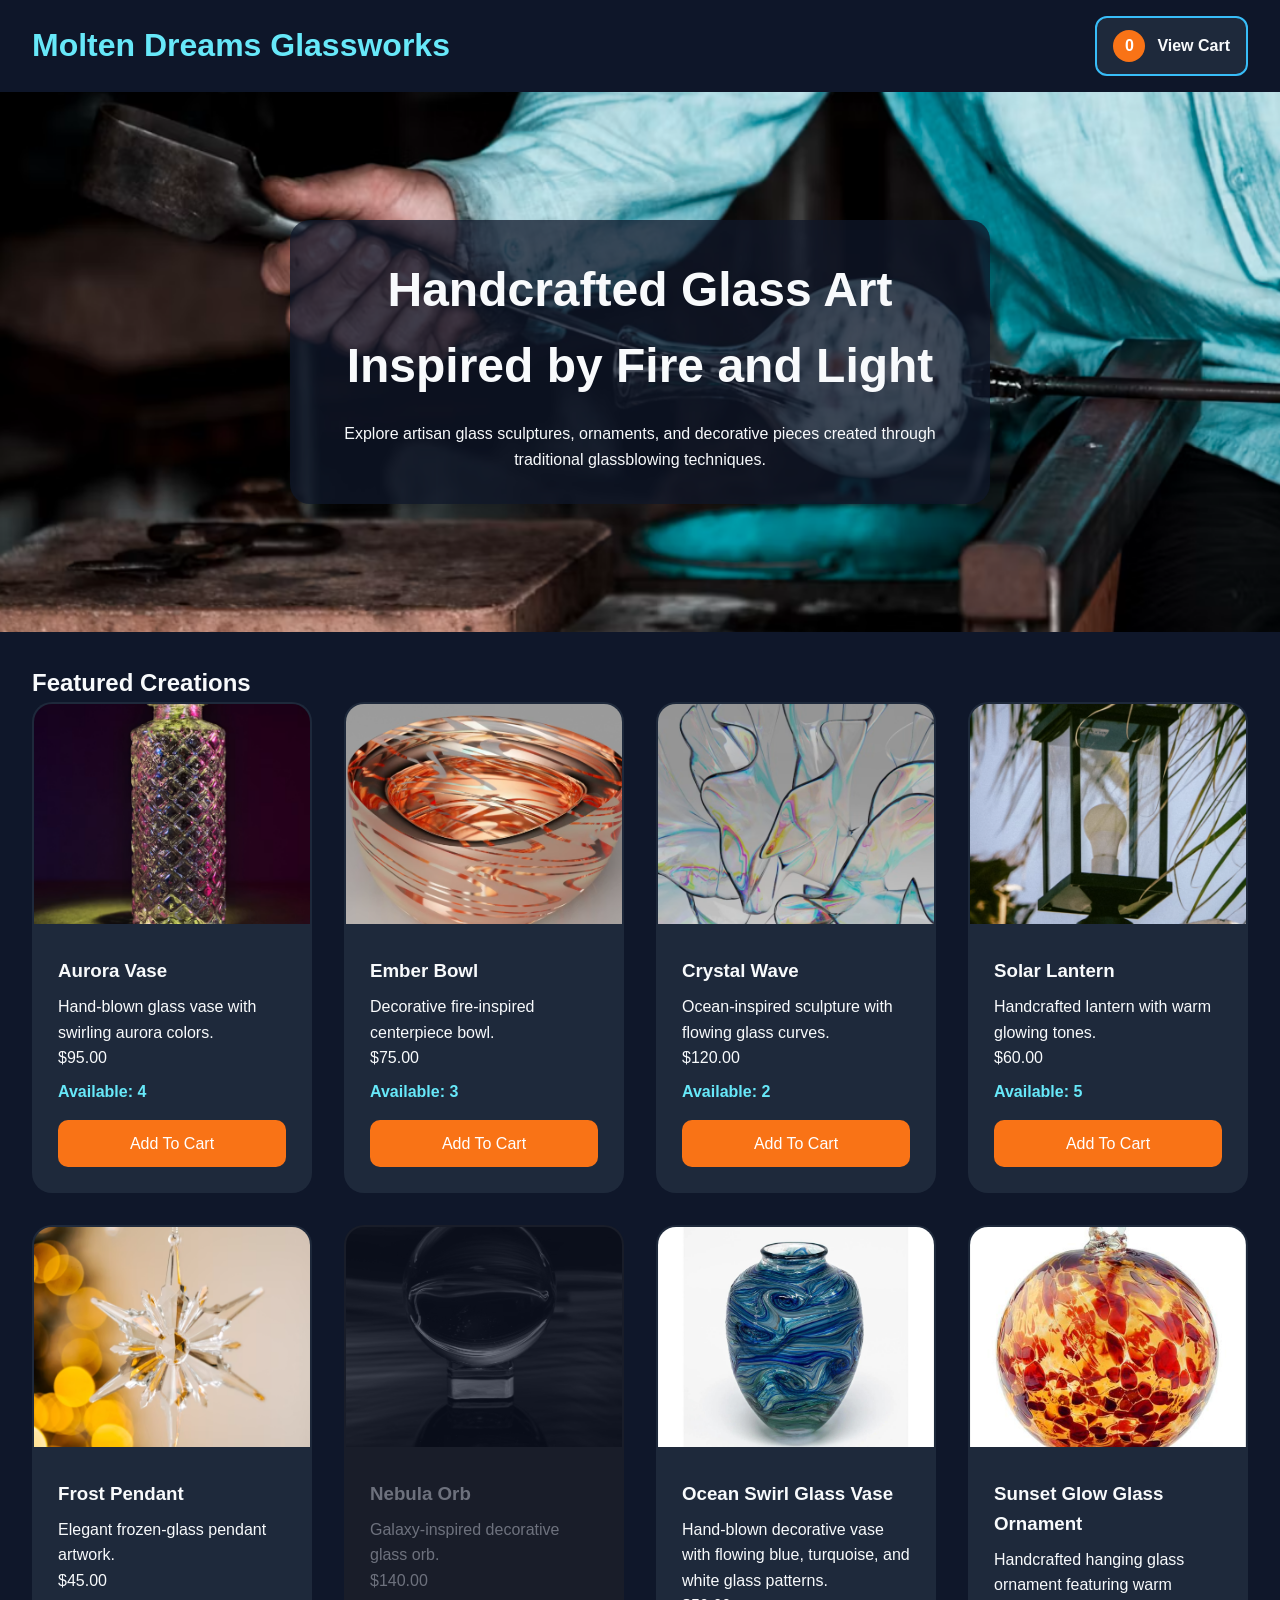
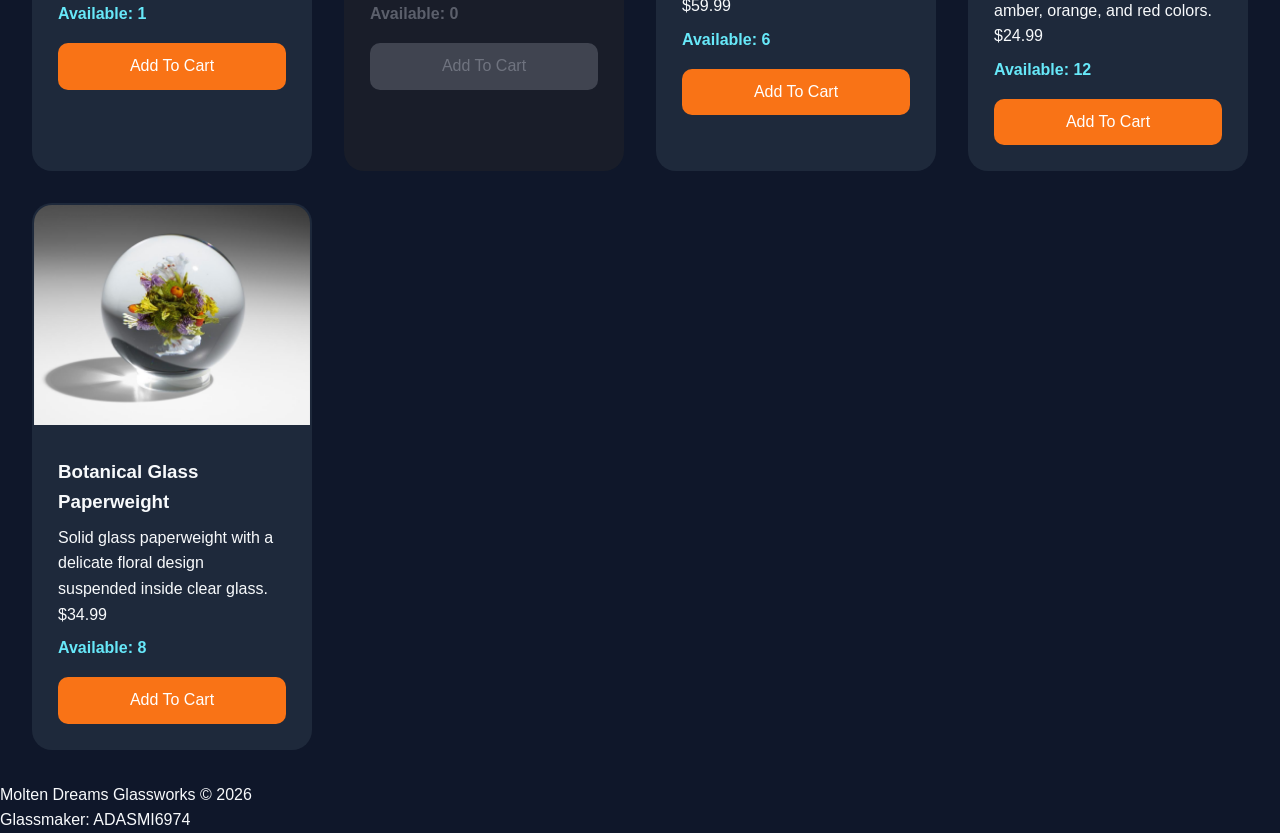
<file: index.html>
<!DOCTYPE html>
<html lang="en">

<head>
    <!--
        Author: Adam Smithhisler
        Date: 11/1/2026
        Purpose: SDC260 Assignment 4.5 - Storing Locally.
        Create an interactive glassworks storefront using
        JavaScript, localStorage, inventory tracking,
        and a 15-minute shopping cart reservation timer.
    -->

    <meta charset="UTF-8">
    <meta name="viewport" content="width=device-width, initial-scale=1.0">

    <title>Molten Dreams Glassworks</title>

    <!-- STEP 1 - LINK EXTERNAL FILES -->
    <link rel="stylesheet" href="GP_Storing-Locally_StarterFile.css">
    <script src="GP_Storing-Locally_StarterFile.js" defer></script>

</head>

<body>

    <!-- =========================================
         HEADER
    ========================================= -->

    <header>
        <nav>

            <h1>Molten Dreams Glassworks</h1>

            <!-- Cart Reservation Timer -->
            <section class="timer-section" aria-live="polite" style="display: none;">
                <h3>Cart Reservation Timer</h3>
                <p id="countdown">15:00</p>
            </section>

            <!-- Shopping Cart Navigation -->
            <div
                id="cart-button"
                class="cart-area"
                role="button"
                tabindex="0"
                aria-label="View shopping cart"
            >
                <span id="cart-count">0</span>
                <span>View Cart</span>
            </div>

        </nav>
    </header>

    <!-- =========================================
         MAIN CONTENT
    ========================================= -->

    <main>

        <!-- =========================================
             HERO SECTION
        ========================================= -->

        <section class="hero">

            <div class="hero-overlay">

                <h2>
                    Handcrafted Glass Art Inspired by Fire and Light
                </h2>

                <p>
                    Explore artisan glass sculptures, ornaments,
                    and decorative pieces created through
                    traditional glassblowing techniques.
                </p>

            </div>

        </section>

        <!-- =========================================
             PRODUCT SECTION
        ========================================= -->

        <section class="products-section">

            <h2>Featured Creations</h2>

            <!-- Products Generated Through JavaScript -->
            <section class="product-grid" id="product-grid">

                <!--
                    JavaScript automatically displays
                    all nine glass products here.

                    Each product includes:
                    - Product image
                    - Product name
                    - Description
                    - Price
                    - Available stock
                    - Add to Cart button
                -->

            </section>

        </section>

    </main>

    <!-- =========================================
         ADD TO CART NOTIFICATION
    ========================================= -->

    <section
        id="notification"
        class="notification"
        role="status"
        aria-live="polite"
    >
        Item added to cart!
    </section>

    <!-- =========================================
         FOOTER
    ========================================= -->

    <footer>

        <p>Molten Dreams Glassworks &copy; 2026</p>

        <p>Glassmaker: ADASMI6974</p>

    </footer>

</body>

</html>
</file>
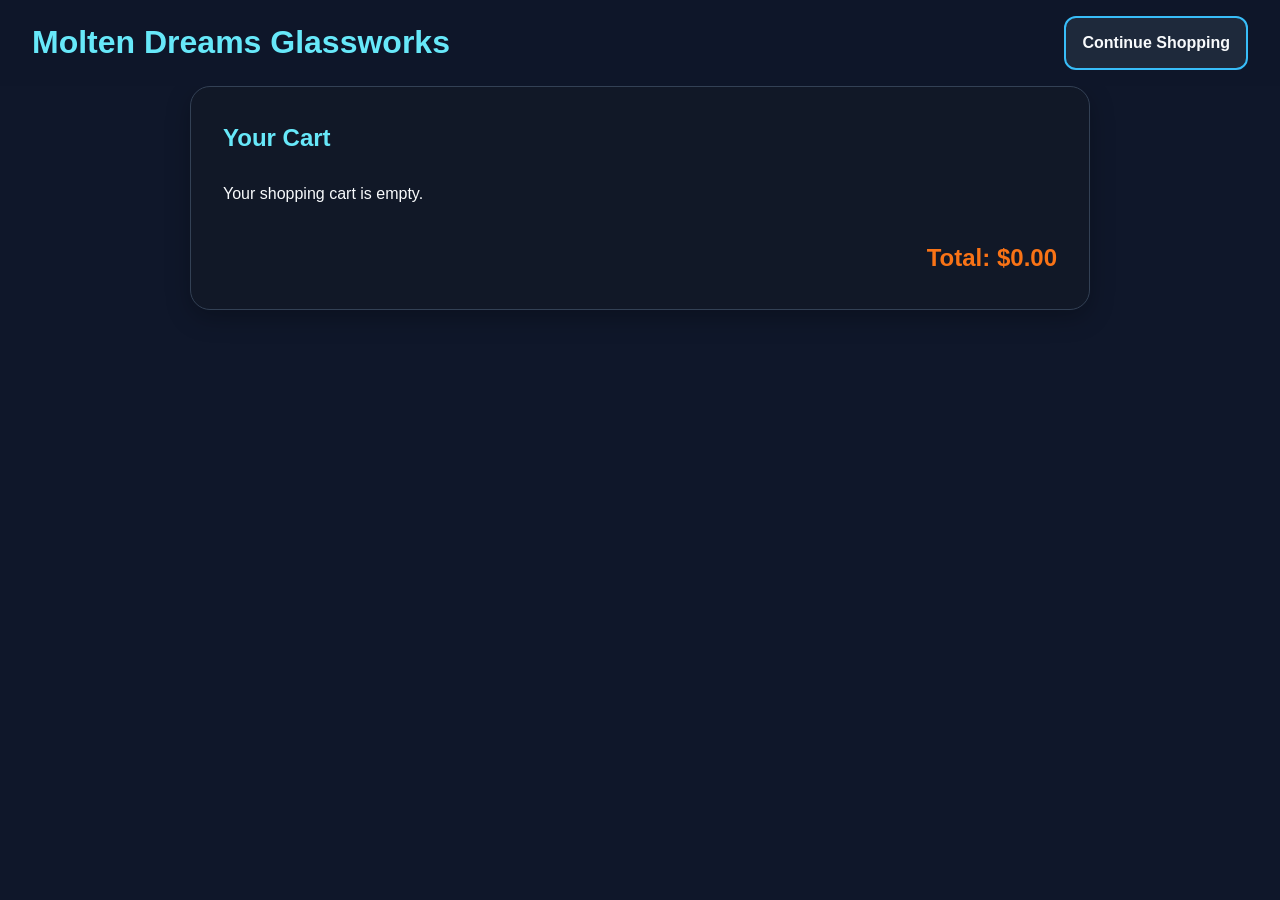
<file: cart.html>
<!DOCTYPE html>
<html lang="en">

<head>
    <!--
        Author: Adam Smithhisler
        Date: 11/1/2026
        Purpose: 4.5_GP_Local Storage_SMITHHISLER
    -->

    <meta charset="UTF-8">
    <meta name="viewport" content="width=device-width, initial-scale=1.0">
    <title>Your Cart</title>

    <!-- STEP 2 -->
    <link rel="stylesheet" href="GP_Storing-Locally_StarterFile.css">
    <script src="cart.js" defer></script>

</head>

<body>

    <header>
        <nav>
            <h1>Molten Dreams Glassworks</h1>
            <a class="cart-area" href="index.html">Continue Shopping</a>
        </nav>
    </header>

    <main>

        <section class="timer-section" aria-live="polite" style="display: none;">
            <h2>Reserved Items</h2>
            <p id="countdown">15:00</p>
        </section>

        <section class="cart-panel">
            <h2>Your Cart</h2>
            <section id="cart-items"></section>
            <h3 id="cart-total">Total: $0.00</h3>
        </section>

    </main>

</body>

</html>
</file>
<file: GP_Storing-Locally_StarterFile.css>
/* =========================================
     GLASS BLOWING THEME PROVIDED
     DO NOT EDIT THIS FILE
========================================= */

/* =========================================
     RESET
========================================= */

* {
    margin: 0;
    padding: 0;
    box-sizing: border-box;
}

/* =========================================
     BODY
========================================= */

body {
    font-family: Arial, Helvetica, sans-serif;
    background: #0f172a;
    color: #f8fafc;
    min-height: 100vh;
    line-height: 1.6;
}

/* =========================================
     HEADER
========================================= */

header {
    background: rgba(15, 23, 42, 0.95);
    padding: 1rem 2rem;
    position: sticky;
    top: 0;
    z-index: 100;
    backdrop-filter: blur(8px);
}

nav {
    display: flex;
    justify-content: space-between;
    align-items: center;
}

nav h1 {
    color: #67e8f9;
    font-size: 2rem;
}

.cart-area {
    background: #1e293b;
    padding: 0.75rem 1rem;
    border-radius: 12px;
    border: 2px solid #38bdf8;
    display: flex;
    align-items: center;
    gap: 0.75rem;
    cursor: pointer;
    transition: all 0.3s ease;
    text-decoration: none;
    color: #f8fafc;
    font-weight: bold;
}

.cart-area:hover {
    background: #273449;
    border-color: #67e8f9;
    transform: translateY(-2px);
    box-shadow: 0 0 12px rgba(103, 232, 249, 0.4);
}

.cart-area:focus {
    outline: 3px solid #67e8f9;
    outline-offset: 4px;
}

#cart-count {
    background: #f97316;
    color: white;
    min-width: 32px;
    height: 32px;
    border-radius: 50%;
    display: flex;
    justify-content: center;
    align-items: center;
    font-weight: bold;
}

/* =========================================
     HERO SECTION
========================================= */

.hero {
    height: 60vh;
    background-image: url("images/glassworks.png");
    background-size: cover;
    background-position: center;
    display: flex;
    justify-content: center;
    align-items: center;
}

.hero-overlay {
    background: rgba(15, 23, 42, 0.75);
    padding: 2rem;
    border-radius: 20px;
    max-width: 700px;
    text-align: center;
}

.hero h2 {
    font-size: 3rem;
    margin-bottom: 1rem;
}

/* =========================================
     TIMER SECTION
========================================= */

.timer-section {
    display: flex;
    justify-content: center;
    align-items: center;
    gap: 0.75rem;
    padding: 1rem;
}

.timer-section h2,
.timer-section h3 {
    font-size: 1rem;
    color: #67e8f9;
    margin: 0;
}

#countdown {
    background: #1e293b;
    border: 2px solid #f97316;
    border-radius: 10px;
    padding: 0.35rem 0.75rem;
    font-size: 1rem;
    font-weight: bold;
    color: #f97316;
    line-height: 1;
    margin: 0;
    min-width: 70px;
    text-align: center;
}

/* =========================================
     CART PAGE
========================================= */

.cart-panel {
    max-width: 900px;
    margin: 0 auto 3rem auto;
    background: #111827;
    padding: 2rem;
    border-radius: 20px;
    border: 1px solid #334155;
    box-shadow: 0 8px 25px rgba(0, 0, 0, 0.25);
}

.cart-panel h2 {
    color: #67e8f9;
    margin-bottom: 1.5rem;
}

.cart-item {
    display: flex;
    justify-content: space-between;
    align-items: center;
    padding: 1rem;
    margin-bottom: 1rem;
    background: #1e293b;
    border-radius: 12px;
    border: 1px solid #334155;
}

.cart-item:last-child {
    margin-bottom: 0;
}

#cart-total {
    margin-top: 2rem;
    color: #f97316;
    font-size: 1.5rem;
    text-align: right;
}

/* =========================================
     PRODUCTS
========================================= */

.products-section {
    padding: 2rem;
}

.product-grid {
    display: grid;
    grid-template-columns: repeat(auto-fit, minmax(280px, 1fr));
    gap: 2rem;
}

.product-card {
    background: #1e293b;
    border-radius: 20px;
    overflow: hidden;
    transition: transform 0.3s ease;
    position: relative;
    border: 2px solid transparent;
}

.product-card:hover {
    transform: translateY(-6px);
    border-color: #38bdf8;
}

.product-card img {
    width: 100%;
    height: 220px;
    object-fit: cover;
}

.product-content {
    padding: 1.5rem;
}

.product-content h3 {
    margin-bottom: 0.5rem;
}

.stock {
    margin-top: 0.5rem;
    color: #67e8f9;
    font-weight: bold;
}

button {
    margin-top: 1rem;
    width: 100%;
    padding: 0.9rem;
    border: none;
    border-radius: 10px;
    background: #f97316;
    color: white;
    cursor: pointer;
    font-size: 1rem;
    transition: background 0.3s ease;
}

button:hover {
    background: #ea580c;
}

button:focus {
    outline: 3px solid #67e8f9;
}

button:disabled {
    cursor: not-allowed;
}

/* =========================================
     OUT OF STOCK
========================================= */

.out-of-stock {
    opacity: 0.4;
    filter: grayscale(100%);
    cursor: not-allowed;
}

.out-of-stock::after {
    content: "OUT OF STOCK";
    position: absolute;
    top: 10px;
    right: 10px;
    background: #991b1b;
    color: white;
    padding: 0.5rem 0.75rem;
    border-radius: 8px;
    opacity: 0;
    transition: opacity 0.3s ease;
    font-size: 0.8rem;
    font-weight: bold;
}

.out-of-stock:hover::after {
    opacity: 1;
}

/* Custom tooltip that follows mouse */

.mouse-tooltip {
    position: fixed;
    background: rgba(153, 27, 27, 0.95);
    color: white;
    padding: 0.6rem 0.9rem;
    border-radius: 8px;
    font-size: 0.85rem;
    font-weight: bold;
    pointer-events: none;
    opacity: 0;
    transform: translate(12px, 12px);
    transition: opacity 0.2s ease;
    z-index: 1000;
    letter-spacing: 1px;
}

.mouse-tooltip.show {
    opacity: 1;
}

/* =========================================
     NOTIFICATION
========================================= */

.notification {
    position: fixed;
    bottom: 20px;
    right: 20px;
    background: #22c55e;
    padding: 1rem 1.5rem;
    border-radius: 10px;
    opacity: 0;
    transition: opacity 0.4s ease;
    z-index: 1000;
}

.notification.show {
    opacity: 1;
}

/* =========================================
     VISUAL ANIMATION
========================================= */

.animate {
    animation: pulse 0.5s ease;
}

@keyframes pulse {
    0% {
        transform: scale(1);
    }

    50% {
        transform: scale(1.05);
    }

    100% {
        transform: scale(1);
    }
}

/* =========================================
     RESPONSIVE DESIGN
========================================= */

@media (max-width: 768px) {

    .hero h2 {
        font-size: 2rem;
    }

    nav {
        flex-direction: column;
        gap: 1rem;
    }

    .cart-panel {
        margin: 1rem;
        padding: 1.25rem;
    }

    .cart-item {
        flex-direction: column;
        align-items: flex-start;
        gap: 0.5rem;
    }

    #cart-total {
        text-align: left;
    }
}
</file>
